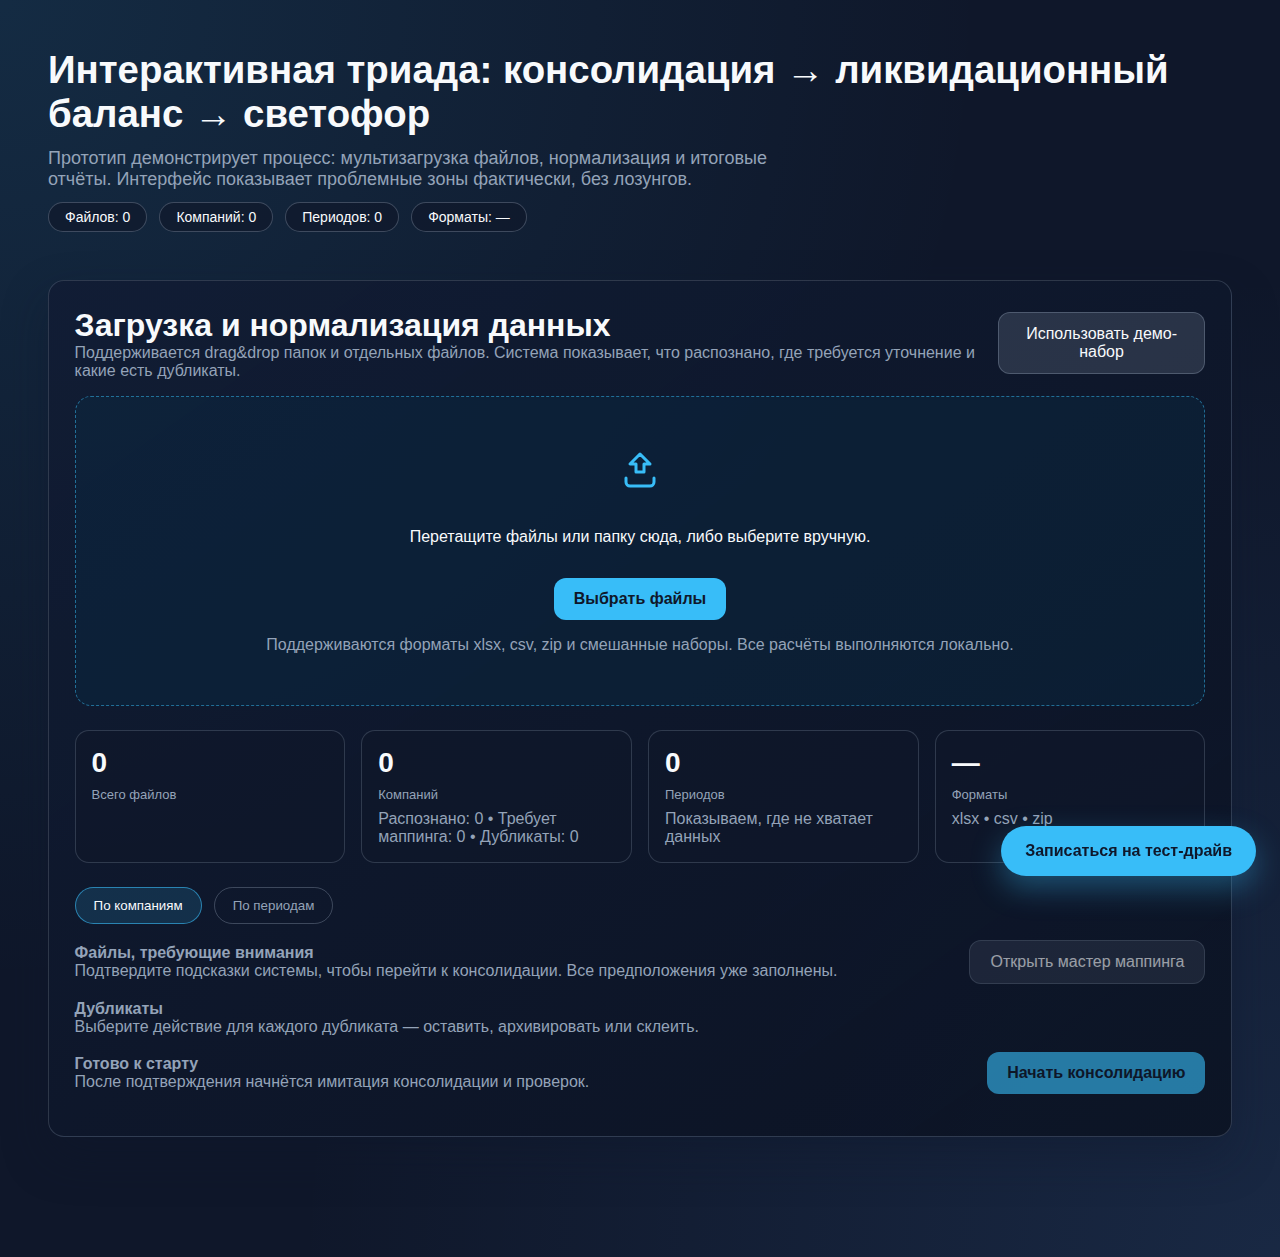
<file: index.html>
<!DOCTYPE html>
<html lang="ru">
  <head>
    <meta charset="utf-8" />
    <meta name="viewport" content="width=device-width, initial-scale=1" />
    <title>Интерактивная триада Solward — демонстрационный прототип</title>
    <link rel="stylesheet" href="assets/css/styles.css" />
  </head>
  <body>
    <a class="visually-hidden" href="#main-content">Перейти к содержимому</a>
    <div class="app">
      <header>
        <h1>Интерактивная триада: консолидация → ликвидационный баланс → светофор</h1>
        <p>
          Прототип демонстрирует процесс: мультизагрузка файлов, нормализация и итоговые отчёты.
          Интерфейс показывает проблемные зоны фактически, без лозунгов.
        </p>
        <div class="summary-badges" role="status" aria-live="polite">
          <span class="badge" id="badge-files">Файлов: 0</span>
          <span class="badge" id="badge-companies">Компаний: 0</span>
          <span class="badge" id="badge-periods">Периодов: 0</span>
          <span class="badge" id="badge-formats">Форматы: —</span>
        </div>
      </header>
      <main id="main-content">
        <section id="upload-screen" class="screen active" aria-labelledby="upload-title">
          <div class="section-title">
            <div>
              <h2 id="upload-title">Загрузка и нормализация данных</h2>
              <p class="section-subtitle">
                Поддерживается drag&drop папок и отдельных файлов. Система показывает, что распознано,
                где требуется уточнение и какие есть дубликаты.
              </p>
            </div>
            <button id="demoScenario" class="button-secondary" type="button">
              Использовать демо-набор
            </button>
          </div>
          <div class="drop-zone" id="dropZone" role="button" tabindex="0" aria-describedby="dropHint">
            <svg width="48" height="48" viewBox="0 0 24 24" fill="none" aria-hidden="true">
              <path
                d="M12 3L7 8h3v4h4V8h3l-5-5z"
                stroke="var(--accent)"
                stroke-width="1.5"
                stroke-linecap="round"
                stroke-linejoin="round"
              />
              <path
                d="M5 15v2a2 2 0 002 2h10a2 2 0 002-2v-2"
                stroke="var(--accent)"
                stroke-width="1.5"
                stroke-linecap="round"
                stroke-linejoin="round"
              />
            </svg>
            <p id="dropHint">Перетащите файлы или папку сюда, либо выберите вручную.</p>
            <div class="input-file button-primary">
              <span>Выбрать файлы</span>
              <input id="fileInput" type="file" multiple webkitdirectory aria-label="Выберите файлы" />
            </div>
            <small class="section-subtitle">
              Поддерживаются форматы xlsx, csv, zip и смешанные наборы. Все расчёты выполняются локально.
            </small>
          </div>
          <div class="upload-summary" aria-live="polite">
            <article class="summary-card">
              <strong id="summary-files">0</strong>
              <span>Всего файлов</span>
              <p id="summary-description" class="section-subtitle"></p>
            </article>
            <article class="summary-card">
              <strong id="summary-companies">0</strong>
              <span>Компаний</span>
              <p id="recognition-legend" class="section-subtitle">
                Распознано: 0 • Требует маппинга: 0 • Дубликаты: 0
              </p>
            </article>
            <article class="summary-card">
              <strong id="summary-periods">0</strong>
              <span>Периодов</span>
              <p class="section-subtitle">Показываем, где не хватает данных</p>
            </article>
            <article class="summary-card">
              <strong id="summary-formats">—</strong>
              <span>Форматы</span>
              <p class="section-subtitle">xlsx • csv • zip</p>
            </article>
          </div>
          <div class="tablist" role="tablist" aria-label="Группировка файлов">
            <button role="tab" id="tab-companies" aria-selected="true" aria-controls="panel-companies">
              По компаниям
            </button>
            <button role="tab" id="tab-periods" aria-selected="false" aria-controls="panel-periods">
              По периодам
            </button>
          </div>
          <div id="panel-companies" role="tabpanel" aria-labelledby="tab-companies">
            <div class="file-list" id="companyFileList" aria-live="polite"></div>
          </div>
          <div id="panel-periods" role="tabpanel" aria-labelledby="tab-periods" hidden>
            <div class="file-list" id="periodFileList" aria-live="polite"></div>
          </div>
          <div class="section-title">
            <div>
              <h3 class="section-subtitle">Файлы, требующие внимания</h3>
              <p class="section-subtitle">
                Подтвердите подсказки системы, чтобы перейти к консолидации. Все предположения уже заполнены.
              </p>
            </div>
            <button id="startMapping" type="button" class="button-secondary" disabled>
              Открыть мастер маппинга
            </button>
          </div>
          <div class="file-list" id="attentionList" aria-live="polite"></div>
          <div class="section-title">
            <div>
              <h3 class="section-subtitle">Дубликаты</h3>
              <p class="section-subtitle">Выберите действие для каждого дубликата — оставить, архивировать или склеить.</p>
            </div>
          </div>
          <div class="file-list" id="duplicateList" aria-live="polite"></div>
          <div class="section-title">
            <div>
              <h3 class="section-subtitle">Готово к старту</h3>
              <p class="section-subtitle">После подтверждения начнётся имитация консолидации и проверок.</p>
            </div>
            <button id="startConsolidation" class="button-primary" type="button" disabled>
              Начать консолидацию
            </button>
          </div>
        </section>

        <section id="progress-screen" class="screen" aria-labelledby="progress-title">
          <div class="section-title">
            <div>
              <h2 id="progress-title">Консолидация запущена</h2>
              <p class="section-subtitle">Имитация обработки занимает около 30 секунд.</p>
            </div>
          </div>
          <div class="progress-container">
            <div class="progress-bar" aria-hidden="true">
              <span id="progressIndicator"></span>
            </div>
            <div id="progressValue" aria-live="polite">0%</div>
            <div class="progress-steps" id="progressSteps" aria-hidden="true"></div>
            <p class="section-subtitle" id="progressStatus">Подготовка</p>
          </div>
        </section>

        <section id="triad-screen" class="screen" aria-labelledby="triad-title">
          <div class="section-title">
            <div>
              <h2 id="triad-title">Триада готова</h2>
              <p class="section-subtitle">Быстрый переход между консолидированными отчётами и детекторами рисков.</p>
            </div>
          </div>
          <nav class="triad-nav" aria-label="Экран триады">
            <button type="button" class="triad-nav-btn" data-target="consolidation" aria-pressed="true">
              Консолидация
            </button>
            <button type="button" class="triad-nav-btn" data-target="detectors" aria-pressed="false">
              Детекторы
            </button>
            <button type="button" class="triad-nav-btn" data-target="liquidation" aria-pressed="false">
              Ликвидационный баланс
            </button>
            <button type="button" class="triad-nav-btn" data-target="traffic" aria-pressed="false">
              Светофор
            </button>
            <button type="button" class="triad-nav-btn" data-target="final" aria-pressed="false">
              Итог
            </button>
          </nav>
          <div id="triad-panels">
            <div id="panel-consolidation" class="triad-panel" role="region" aria-labelledby="triad-title">
              <div class="metrics-grid" id="consolidationMetrics"></div>
              <label class="toggle">
                <input type="checkbox" id="toggleElimination" checked />
                <span>Показать элиминации внутригрупповых оборотов</span>
              </label>
              <button id="showEliminations" class="button-secondary" type="button">
                Показать устранённые внутригрупповые обороты
              </button>
              <div id="eliminationDetails" class="elimination-list" hidden></div>
              <aside class="info-hints" id="consolidationHints"></aside>
              <aside class="info-hints" id="consolidationRules"></aside>
            </div>
            <div id="panel-detectors" class="triad-panel" role="region" hidden>
              <div class="detectors-grid">
                <div class="detector-panel" aria-labelledby="receivable-title">
                  <div>
                    <h3 id="receivable-title">Неработающая задолженность</h3>
                    <p class="section-subtitle">
                      Управляйте порогом по дням. Всё, что выше порога, подсвечивается и может быть отправлено в светофор.
                    </p>
                  </div>
                  <div class="range-control">
                    <label for="thresholdRange">Порог дней</label>
                    <input type="range" id="thresholdRange" min="100" max="270" value="180" />
                    <span id="thresholdValue">180</span>
                  </div>
                  <div id="receivablesList"></div>
                  <button id="sendToTraffic" class="button-secondary" type="button">
                    Отправить в светофор
                  </button>
                  <p class="section-subtitle" id="trafficMessage" aria-live="polite"></p>
                </div>
                <div class="detector-panel" aria-labelledby="inventory-title">
                  <div>
                    <h3 id="inventory-title">Запасы и неликвид</h3>
                    <p class="section-subtitle">
                      Отметьте признаки, чтобы подсветить спорные позиции. Запасы и дебиторка — главные зоны внимания.
                    </p>
                  </div>
                  <div id="inventoryFilters"></div>
                  <div id="inventoryList"></div>
                </div>
              </div>
            </div>
            <div id="panel-liquidation" class="triad-panel" role="region" hidden>
              <div class="section-title">
                <div>
                  <h3 class="section-subtitle">Очистка баланса от мусора</h3>
                  <p class="section-subtitle">Показываем, сколько денег останется у собственника при продаже бизнеса.</p>
                </div>
                <button id="cleanBalance" class="button-primary" type="button">Очистить</button>
              </div>
              <div class="liquidation-layout">
                <div class="liquidation-card">
                  <h3>До очистки</h3>
                  <p class="section-subtitle" id="liquidationBeforeSummary"></p>
                  <ul id="liquidationAssets"></ul>
                </div>
                <div class="liquidation-card">
                  <h3>Сценарные списания</h3>
                  <ul id="liquidationAdjustments"></ul>
                </div>
                <div class="liquidation-card">
                  <h3>После очистки</h3>
                  <p class="section-subtitle" id="liquidationAfterSummary"></p>
                  <p id="ownerStatement"></p>
                </div>
              </div>
            </div>
            <div id="panel-traffic" class="triad-panel" role="region" hidden>
              <div class="traffic-controls">
                <div role="group" aria-label="Фильтр статуса" id="trafficFilters"></div>
                <label for="trafficCompany">Компания</label>
                <select id="trafficCompany" aria-label="Фильтр по компании">
                  <option value="all">Все компании</option>
                </select>
              </div>
              <div class="traffic-list" id="trafficList"></div>
            </div>
            <div id="panel-final" class="triad-panel final-screen" role="region" hidden>
              <h3 id="finalHeadline"></h3>
              <ul id="finalPoints"></ul>
              <p class="disclaimer" id="finalDisclaimer"></p>
            </div>
          </div>
        </section>
      </main>
    </div>
    <a id="ctaButton" class="cta-floating" href="#" target="_blank" rel="noopener">Записаться на тест-драйв</a>
    <template id="mappingStepTemplate">
      <div class="modal" role="dialog" aria-modal="true" aria-live="polite">
        <h3 data-role="title"></h3>
        <p data-role="description"></p>
        <p><strong data-role="suggestion"></strong></p>
        <div class="modal-actions">
          <button type="button" class="button-secondary" data-role="cancel">Позже</button>
          <button type="button" class="button-primary" data-role="confirm">Подтвердить</button>
        </div>
      </div>
    </template>
    <script src="assets/js/offlineData.js" defer></script>
    <script src="assets/js/app.js" defer></script>
  </body>
</html>
</file>
<file: assets/css/styles.css>
:root {
  --bg-color: #0f172a;
  --panel-color: #111c34;
  --accent: #38bdf8;
  --accent-strong: #0284c7;
  --text-color: #f8fafc;
  --muted: #94a3b8;
  --danger: #f87171;
  --warning: #facc15;
  --success: #4ade80;
  --border-radius: 16px;
  --shadow: 0 20px 45px rgba(15, 23, 42, 0.35);
  --transition: 0.3s ease;
  --panel-padding: clamp(16px, 2vw, 32px);
}

* {
  box-sizing: border-box;
}

body {
  margin: 0;
  font-family: "Inter", "Segoe UI", -apple-system, BlinkMacSystemFont, sans-serif;
  background: radial-gradient(circle at top left, rgba(56, 189, 248, 0.12), transparent 55%),
    radial-gradient(circle at bottom right, rgba(96, 165, 250, 0.12), transparent 55%),
    var(--bg-color);
  color: var(--text-color);
  min-height: 100vh;
}

.visually-hidden {
  position: absolute;
  left: -9999px;
  top: auto;
  width: 1px;
  height: 1px;
  overflow: hidden;
}

a {
  color: inherit;
}

.app {
  max-width: 1280px;
  margin: 0 auto;
  padding: clamp(16px, 4vw, 48px) clamp(12px, 4vw, 48px) 120px;
}

header {
  display: flex;
  flex-direction: column;
  gap: 12px;
  margin-bottom: clamp(20px, 4vw, 48px);
}

header h1 {
  font-size: clamp(28px, 3vw, 44px);
  margin: 0;
  font-weight: 700;
}

header p {
  margin: 0;
  color: var(--muted);
  max-width: 720px;
  font-size: clamp(16px, 2vw, 18px);
}

.summary-badges {
  display: flex;
  flex-wrap: wrap;
  gap: 12px;
}

.badge {
  background: rgba(15, 23, 42, 0.65);
  border: 1px solid rgba(148, 163, 184, 0.35);
  border-radius: 999px;
  padding: 6px 16px;
  font-size: 14px;
  display: inline-flex;
  align-items: center;
  gap: 8px;
}

main {
  display: grid;
  gap: clamp(16px, 3vw, 32px);
}

.screen {
  display: none;
  background: linear-gradient(145deg, rgba(17, 28, 52, 0.88), rgba(12, 19, 35, 0.92));
  border-radius: var(--border-radius);
  border: 1px solid rgba(148, 163, 184, 0.25);
  box-shadow: var(--shadow);
  padding: var(--panel-padding);
}

.screen.active {
  display: block;
}

.screen header {
  margin-bottom: 16px;
}

.section-title {
  display: flex;
  justify-content: space-between;
  align-items: center;
  gap: 16px;
  margin-bottom: 16px;
}

.section-title h2 {
  margin: 0;
  font-size: clamp(22px, 2.5vw, 32px);
}

.section-subtitle {
  margin: 0;
  font-size: 16px;
  color: var(--muted);
}

.drop-zone {
  border: 1.5px dashed rgba(56, 189, 248, 0.5);
  border-radius: var(--border-radius);
  padding: clamp(32px, 4vw, 64px);
  text-align: center;
  background: rgba(8, 47, 73, 0.35);
  display: flex;
  flex-direction: column;
  gap: 16px;
  align-items: center;
  justify-content: center;
}

.drop-zone.dragover {
  border-color: var(--accent);
  background: rgba(56, 189, 248, 0.12);
}

.drop-zone button,
.button-primary,
.button-secondary,
.button-ghost {
  font: inherit;
  cursor: pointer;
  border-radius: 12px;
  padding: 12px 20px;
  border: none;
  transition: background var(--transition), color var(--transition), transform var(--transition);
}

.button-primary {
  background: var(--accent);
  color: #0f172a;
  font-weight: 600;
}

.button-primary:hover,
.button-primary:focus {
  background: var(--accent-strong);
  outline: none;
}

.button-secondary {
  background: rgba(148, 163, 184, 0.2);
  color: var(--text-color);
  border: 1px solid rgba(148, 163, 184, 0.35);
}

.button-secondary:hover,
.button-secondary:focus {
  background: rgba(148, 163, 184, 0.3);
}

.button-primary:disabled,
.button-secondary:disabled,
.button-ghost:disabled,
.drop-zone button:disabled {
  cursor: not-allowed;
  opacity: 0.6;
}

.button-ghost {
  background: transparent;
  color: var(--accent);
  border: 1px solid rgba(56, 189, 248, 0.4);
}

.button-ghost:hover,
.button-ghost:focus {
  background: rgba(56, 189, 248, 0.12);
}

.input-file {
  position: relative;
  overflow: hidden;
}

.input-file input[type="file"] {
  position: absolute;
  inset: 0;
  opacity: 0;
  cursor: pointer;
}

.upload-summary {
  display: grid;
  gap: 16px;
  grid-template-columns: repeat(auto-fit, minmax(180px, 1fr));
  margin-top: 24px;
}

.summary-card {
  background: rgba(15, 23, 42, 0.65);
  border-radius: 14px;
  padding: 16px;
  border: 1px solid rgba(148, 163, 184, 0.25);
  min-height: 120px;
  display: flex;
  flex-direction: column;
  gap: 8px;
}

.summary-card strong {
  font-size: 28px;
}

.summary-card span {
  font-size: 13px;
  color: var(--muted);
}

.tablist {
  display: flex;
  gap: 12px;
  margin-top: 24px;
  flex-wrap: wrap;
}

.tablist button {
  padding: 10px 18px;
  border-radius: 999px;
  border: 1px solid rgba(148, 163, 184, 0.35);
  background: transparent;
  color: var(--muted);
}

.tablist button[aria-selected="true"] {
  background: rgba(56, 189, 248, 0.15);
  color: var(--text-color);
  border-color: rgba(56, 189, 248, 0.6);
}

.file-list {
  margin-top: 16px;
  display: grid;
  gap: 8px;
}

.file-group {
  background: rgba(15, 23, 42, 0.55);
  border: 1px solid rgba(148, 163, 184, 0.2);
  border-radius: 12px;
  overflow: hidden;
}

.file-group summary {
  cursor: pointer;
  list-style: none;
  padding: 16px 18px;
  font-weight: 600;
  display: flex;
  justify-content: space-between;
  align-items: center;
  color: var(--text-color);
  background: rgba(8, 47, 73, 0.35);
}

.file-group summary::-webkit-details-marker {
  display: none;
}

.file-group[open] summary {
  border-bottom: 1px solid rgba(148, 163, 184, 0.2);
}

.file-group .file-row {
  background: transparent;
}

.period-label {
  background: rgba(56, 189, 248, 0.1) !important;
  border-bottom: 1px solid rgba(148, 163, 184, 0.1);
}

.period-label span {
  font-weight: 600;
  grid-column: 1 / -1;
}

.file-row {
  display: grid;
  grid-template-columns: minmax(160px, 2fr) repeat(3, minmax(120px, 1fr)) minmax(120px, 1fr);
  gap: 12px;
  padding: 14px 18px;
  align-items: center;
  background: rgba(15, 23, 42, 0.4);
  border-bottom: 1px solid rgba(148, 163, 184, 0.1);
}

.file-row:nth-child(odd) {
  background: rgba(15, 23, 42, 0.55);
}

.file-row span {
  font-size: 14px;
}

.file-status {
  justify-self: end;
  padding: 4px 10px;
  border-radius: 8px;
  font-size: 13px;
  color: #0f172a;
}

.file-status[data-status="recognized"] {
  background: rgba(74, 222, 128, 0.8);
}

.file-status[data-status="mapping"] {
  background: rgba(250, 204, 21, 0.8);
}

.file-status[data-status="duplicate"] {
  background: rgba(148, 163, 184, 0.8);
}

.file-actions {
  display: flex;
  gap: 8px;
  flex-wrap: wrap;
}

.progress-container {
  display: grid;
  gap: 16px;
  justify-items: center;
}

.progress-bar {
  width: 100%;
  height: 12px;
  background: rgba(148, 163, 184, 0.15);
  border-radius: 999px;
  overflow: hidden;
  position: relative;
}

.progress-bar span {
  display: block;
  height: 100%;
  width: 0%;
  background: linear-gradient(90deg, var(--accent), #60a5fa);
  transition: width 0.2s ease;
}

.progress-steps {
  display: flex;
  gap: 12px;
  flex-wrap: wrap;
  justify-content: center;
}

.progress-step {
  background: rgba(15, 23, 42, 0.65);
  border-radius: 999px;
  padding: 8px 14px;
  font-size: 13px;
  border: 1px solid rgba(148, 163, 184, 0.2);
  display: inline-flex;
  align-items: center;
  gap: 6px;
  color: var(--muted);
}

.progress-step.active {
  border-color: rgba(56, 189, 248, 0.6);
  color: var(--text-color);
}

.triad-nav {
  display: flex;
  gap: 12px;
  flex-wrap: wrap;
  margin-bottom: 24px;
}

.triad-nav button {
  padding: 12px 18px;
  border-radius: 12px;
  border: 1px solid rgba(148, 163, 184, 0.25);
  background: rgba(15, 23, 42, 0.65);
  color: var(--muted);
}

.triad-nav button[aria-pressed="true"] {
  color: var(--text-color);
  border-color: rgba(56, 189, 248, 0.6);
  background: rgba(56, 189, 248, 0.15);
}

.metrics-grid {
  display: grid;
  grid-template-columns: repeat(auto-fit, minmax(220px, 1fr));
  gap: 16px;
  margin-bottom: 24px;
}

.metric-card {
  background: rgba(15, 23, 42, 0.55);
  border: 1px solid rgba(148, 163, 184, 0.2);
  border-radius: 14px;
  padding: 16px;
  display: grid;
  gap: 8px;
}

.metric-card .metric-value {
  font-size: 28px;
  font-weight: 600;
}

.metric-note {
  font-size: 13px;
  color: var(--muted);
}

.toggle {
  display: flex;
  align-items: center;
  gap: 12px;
  font-size: 15px;
}

.toggle input[type="checkbox"] {
  width: 46px;
  height: 26px;
  border-radius: 999px;
  appearance: none;
  background: rgba(148, 163, 184, 0.3);
  position: relative;
  transition: background var(--transition);
}

.toggle input[type="checkbox"]::after {
  content: "";
  position: absolute;
  top: 3px;
  left: 4px;
  width: 20px;
  height: 20px;
  border-radius: 50%;
  background: #fff;
  transition: transform var(--transition);
}

.toggle input[type="checkbox"]:checked {
  background: var(--accent);
}

.toggle input[type="checkbox"]:checked::after {
  transform: translateX(18px);
}

.elimination-list {
  display: grid;
  gap: 12px;
  margin-top: 16px;
}

.elimination-item {
  border-radius: 12px;
  border: 1px solid rgba(56, 189, 248, 0.25);
  padding: 14px;
  background: rgba(8, 47, 73, 0.3);
}

.info-hints {
  display: grid;
  gap: 12px;
  margin-top: 16px;
}

.info-hints p {
  margin: 0;
  font-size: 14px;
  color: var(--muted);
}

.detectors-grid {
  display: grid;
  grid-template-columns: repeat(auto-fit, minmax(280px, 1fr));
  gap: 16px;
}

.detector-panel {
  background: rgba(15, 23, 42, 0.55);
  border-radius: 14px;
  border: 1px solid rgba(148, 163, 184, 0.2);
  padding: 16px;
  display: grid;
  gap: 16px;
}

.detector-panel h3 {
  margin: 0;
  font-size: 18px;
}

.range-control {
  display: flex;
  align-items: center;
  gap: 12px;
}

.range-control input[type="range"] {
  flex: 1;
}

.receivable-row,
.inventory-row {
  display: grid;
  grid-template-columns: minmax(140px, 1.5fr) repeat(2, minmax(120px, 1fr)) minmax(120px, 1fr);
  gap: 12px;
  padding: 12px 0;
  border-bottom: 1px solid rgba(148, 163, 184, 0.12);
  font-size: 14px;
}

.highlight-red {
  color: var(--danger);
}

.highlight-yellow {
  color: var(--warning);
}

.highlight-green {
  color: var(--success);
}

.inventory-flags {
  display: flex;
  gap: 8px;
  flex-wrap: wrap;
  font-size: 12px;
}

.inventory-flags span {
  padding: 4px 8px;
  border-radius: 999px;
  background: rgba(148, 163, 184, 0.18);
}

.inventory-filters {
  display: flex;
  flex-wrap: wrap;
  gap: 8px;
}

.inventory-filters label {
  display: inline-flex;
  align-items: center;
  gap: 6px;
  padding: 6px 12px;
  border-radius: 999px;
  border: 1px solid rgba(148, 163, 184, 0.3);
  background: rgba(148, 163, 184, 0.12);
  font-size: 13px;
}

.inventory-filters input[type="checkbox"] {
  accent-color: var(--accent);
}

.liquidation-layout {
  display: grid;
  grid-template-columns: repeat(auto-fit, minmax(240px, 1fr));
  gap: 18px;
}

.liquidation-card {
  background: rgba(15, 23, 42, 0.55);
  border-radius: 14px;
  border: 1px solid rgba(148, 163, 184, 0.2);
  padding: 16px;
  display: grid;
  gap: 12px;
}

.liquidation-card h3 {
  margin: 0;
}

.liquidation-card ul {
  margin: 0;
  padding-left: 18px;
  color: var(--muted);
  font-size: 14px;
}

.traffic-controls {
  display: flex;
  flex-wrap: wrap;
  gap: 12px;
  align-items: center;
}

.traffic-controls select {
  background: rgba(15, 23, 42, 0.6);
  color: var(--text-color);
  border-radius: 8px;
  border: 1px solid rgba(148, 163, 184, 0.35);
  padding: 8px 12px;
}

.traffic-controls button.active {
  background: rgba(56, 189, 248, 0.2);
  border-color: rgba(56, 189, 248, 0.6);
  color: var(--text-color);
}

.traffic-list {
  margin-top: 16px;
  display: grid;
  gap: 12px;
}

.traffic-card {
  background: rgba(15, 23, 42, 0.55);
  border-radius: 14px;
  border: 1px solid rgba(148, 163, 184, 0.2);
  padding: 16px;
  display: grid;
  gap: 8px;
}

.status-pill {
  display: inline-flex;
  align-items: center;
  gap: 6px;
  padding: 4px 10px;
  border-radius: 999px;
  font-size: 12px;
  font-weight: 600;
}

.status-pill[data-status="green"] {
  background: rgba(74, 222, 128, 0.18);
  color: var(--success);
}

.status-pill[data-status="yellow"] {
  background: rgba(250, 204, 21, 0.18);
  color: var(--warning);
}

.status-pill[data-status="red"] {
  background: rgba(248, 113, 113, 0.18);
  color: var(--danger);
}

.final-screen {
  text-align: center;
  display: grid;
  gap: 16px;
}

.final-screen ul {
  list-style: none;
  margin: 0;
  padding: 0;
  display: grid;
  gap: 8px;
}

.final-screen li {
  background: rgba(15, 23, 42, 0.6);
  border: 1px solid rgba(148, 163, 184, 0.2);
  border-radius: 12px;
  padding: 12px 16px;
}

.disclaimer {
  font-size: 12px;
  color: var(--muted);
}

.cta-floating {
  position: fixed;
  bottom: 24px;
  right: 24px;
  background: var(--accent);
  color: #0f172a;
  border-radius: 999px;
  padding: 16px 24px;
  font-weight: 600;
  text-decoration: none;
  box-shadow: 0 12px 30px rgba(56, 189, 248, 0.35);
  border: none;
  transition: transform var(--transition), background var(--transition);
  z-index: 1000;
}

.cta-floating:hover,
.cta-floating:focus {
  background: var(--accent-strong);
  transform: translateY(-4px);
}

.modal-backdrop {
  position: fixed;
  inset: 0;
  background: rgba(15, 23, 42, 0.75);
  display: flex;
  align-items: center;
  justify-content: center;
  z-index: 900;
}

.modal {
  background: rgba(10, 20, 36, 0.95);
  border-radius: 16px;
  border: 1px solid rgba(148, 163, 184, 0.25);
  padding: 24px;
  width: min(90vw, 420px);
  display: grid;
  gap: 16px;
}

.modal h3 {
  margin: 0;
}

.modal p {
  margin: 0;
  color: var(--muted);
  font-size: 14px;
}

.modal-actions {
  display: flex;
  justify-content: flex-end;
  gap: 12px;
}

@media (max-width: 1024px) {
  .file-row {
    grid-template-columns: minmax(160px, 2fr) repeat(2, minmax(120px, 1fr)) minmax(100px, 1fr);
  }

  .receivable-row,
  .inventory-row {
    grid-template-columns: minmax(140px, 1.2fr) minmax(100px, 1fr) minmax(100px, 1fr);
  }

  .receivable-row span:last-child,
  .inventory-row span:last-child {
    grid-column: 1 / -1;
  }
}

@media (max-width: 768px) {
  .app {
    padding-bottom: 140px;
  }

  header {
    text-align: left;
  }

  .file-row {
    grid-template-columns: minmax(140px, 2fr) minmax(100px, 1fr);
    grid-template-areas:
      "name status"
      "meta meta";
    gap: 8px;
  }

  .file-row span:nth-child(1) {
    grid-area: name;
  }

  .file-row span:nth-child(2),
  .file-row span:nth-child(3),
  .file-row span:nth-child(4) {
    grid-area: meta;
    font-size: 13px;
    color: var(--muted);
  }

  .file-row .file-status {
    grid-area: status;
    justify-self: end;
  }

  .file-actions {
    grid-column: 1 / -1;
  }

  .receivable-row,
  .inventory-row {
    grid-template-columns: minmax(140px, 1fr);
  }

  .cta-floating {
    left: 16px;
    right: 16px;
    text-align: center;
  }
}

@media (max-width: 480px) {
  .drop-zone {
    padding: 24px;
  }

  .summary-card {
    min-height: auto;
  }

  .triad-nav {
    flex-direction: column;
  }

  .triad-nav button {
    width: 100%;
  }
}
</file>
